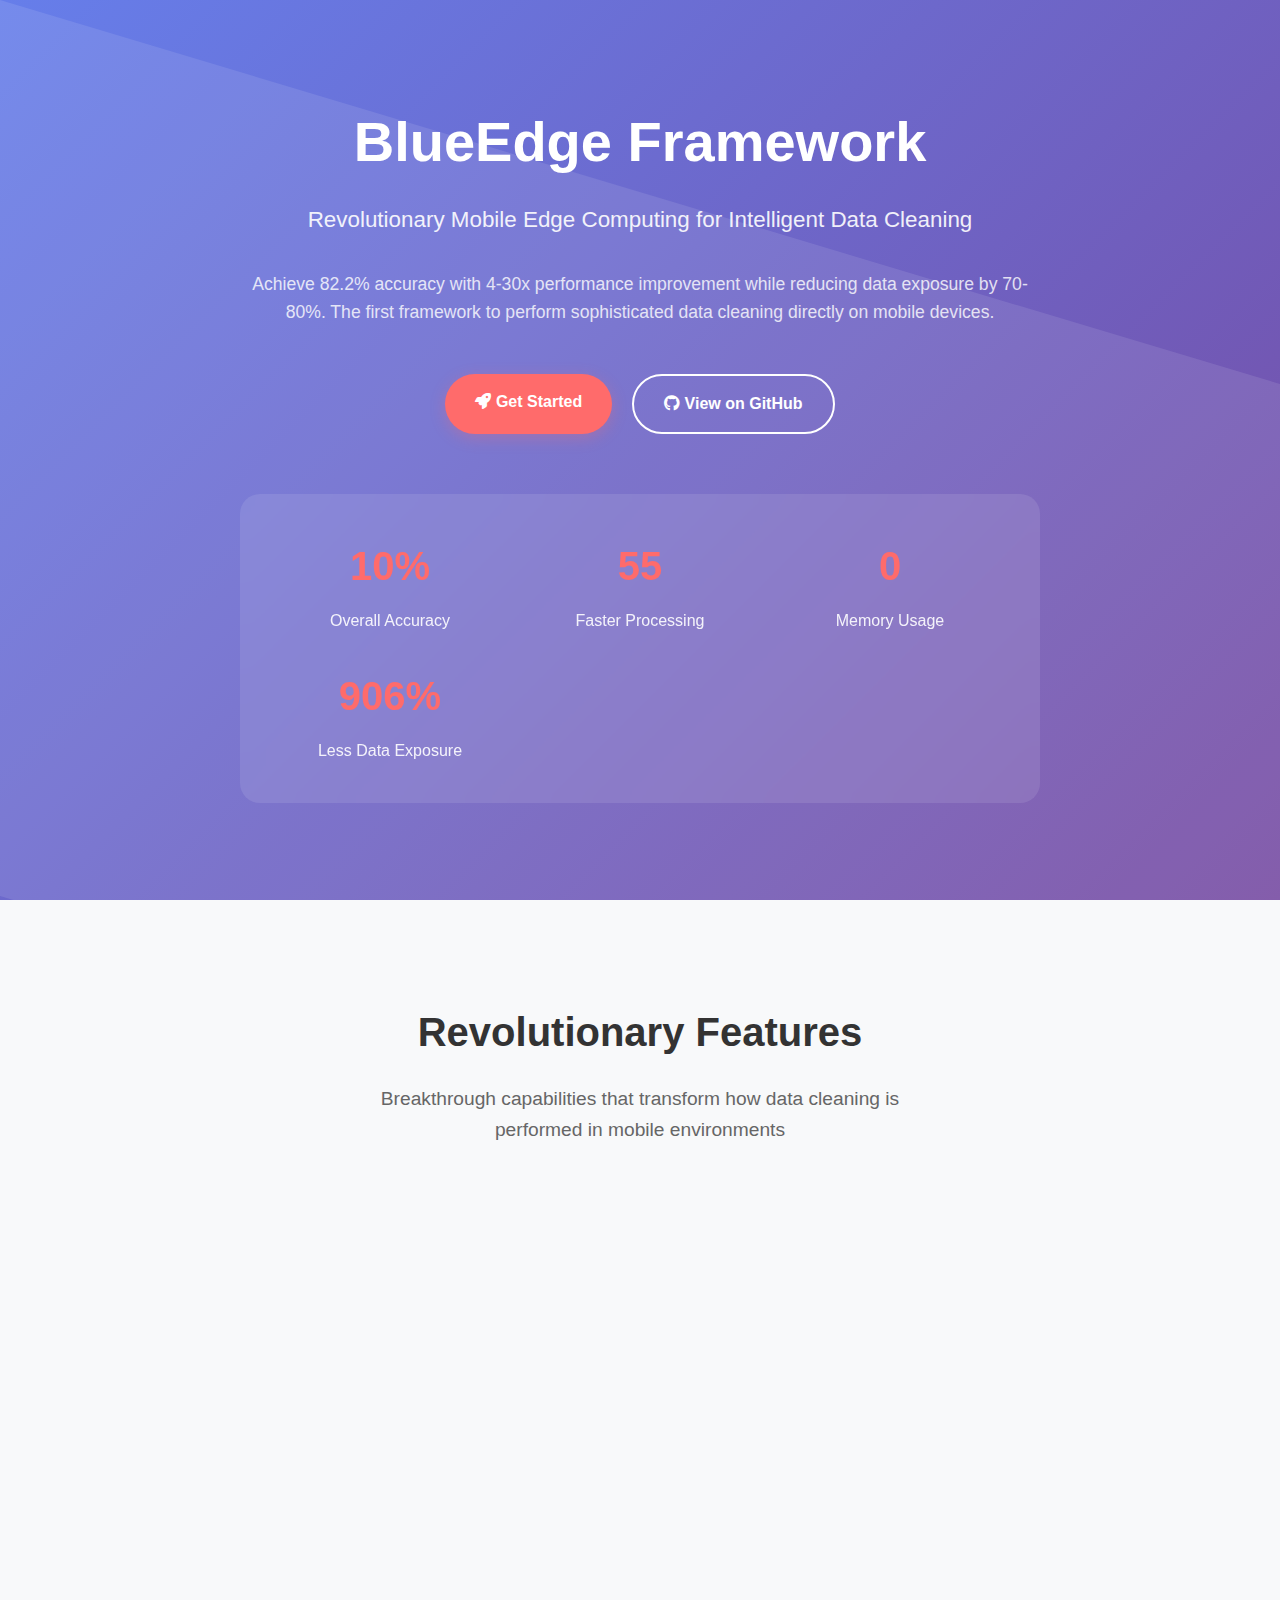
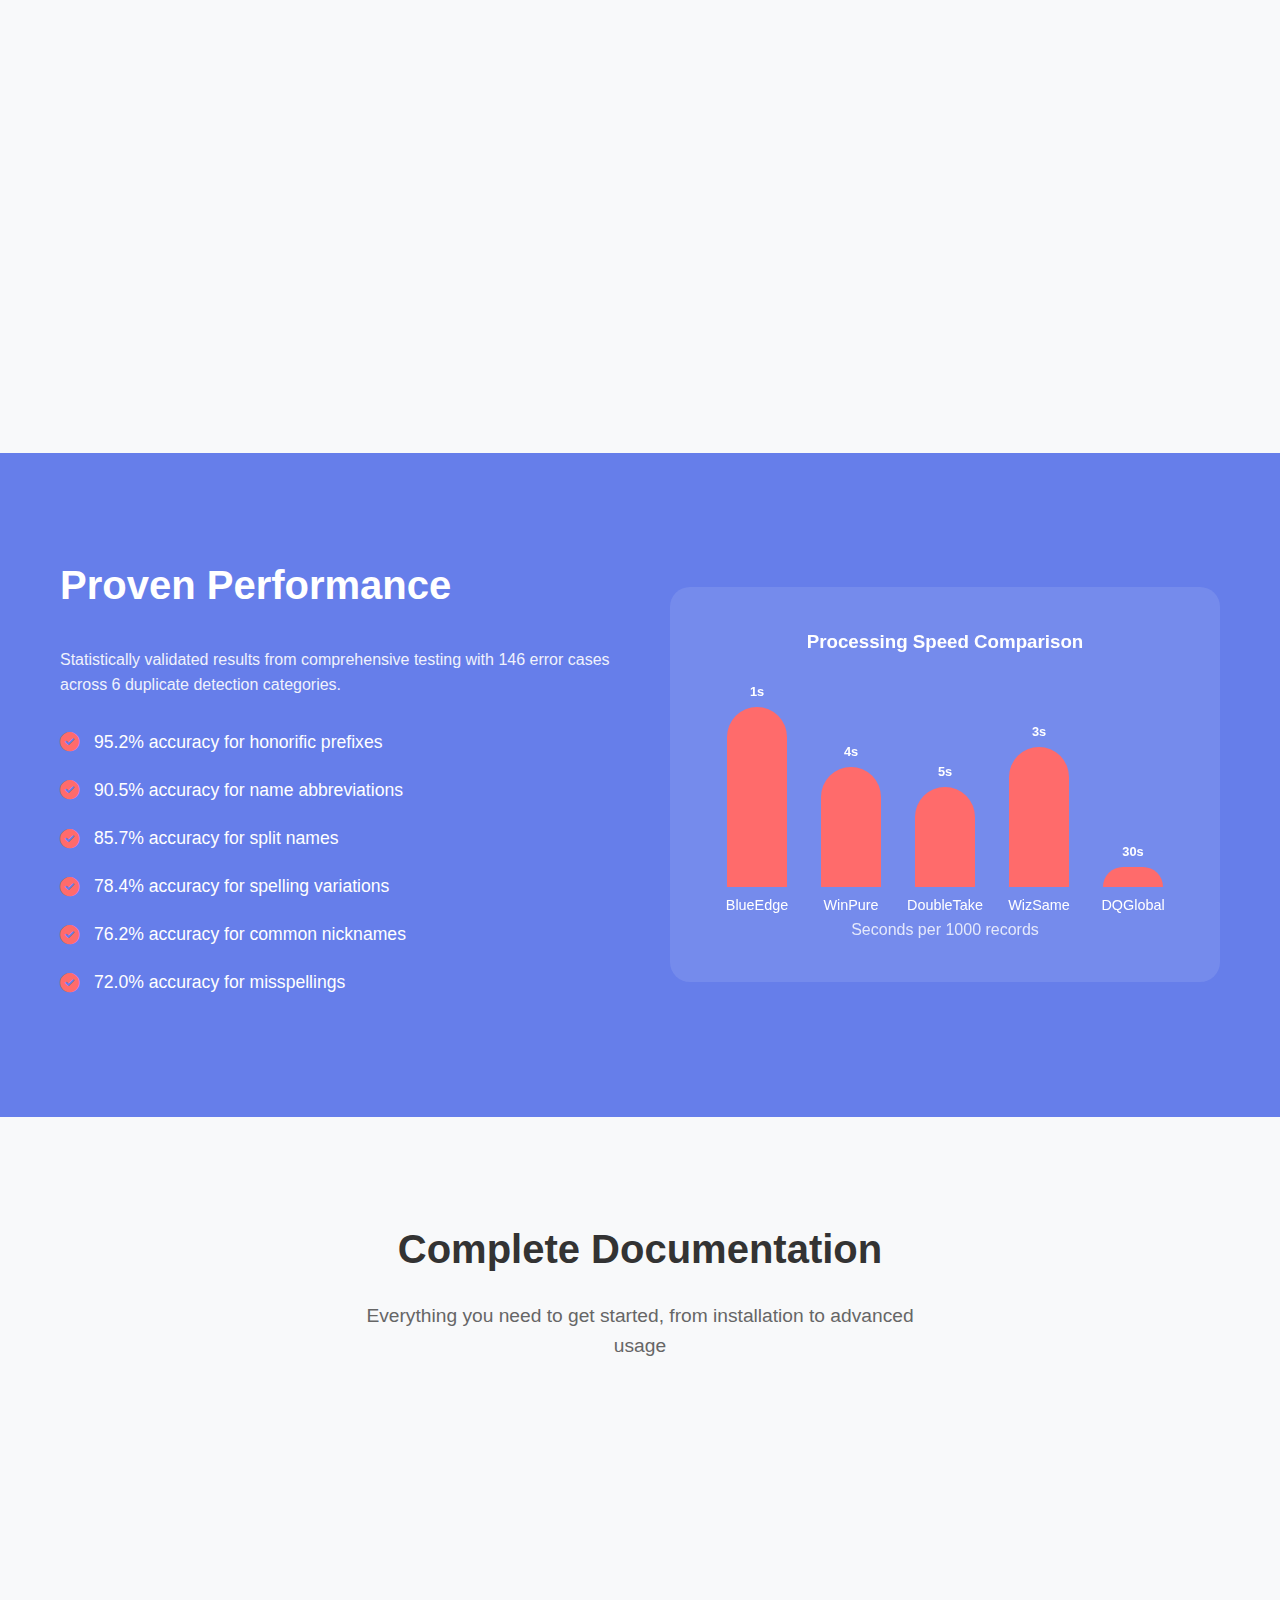
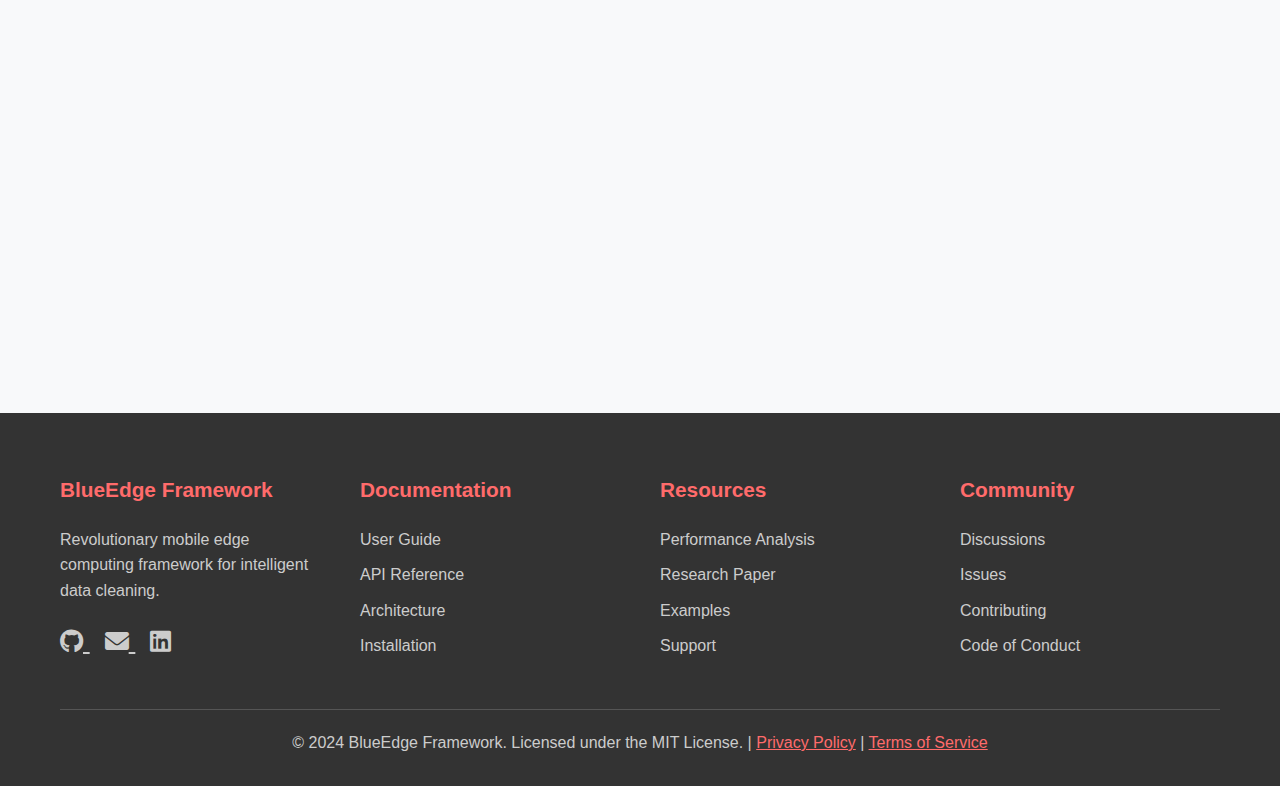
<file: index.html>
<!DOCTYPE html>
<html lang="en">
<head>
    <meta charset="UTF-8">
    <meta name="viewport" content="width=device-width, initial-scale=1.0">
    <title>BlueEdge Framework - Mobile Edge Data Cleaning</title>
    <meta name="description" content="Revolutionary mobile edge computing framework for intelligent data cleaning with 82.2% accuracy and 4-30x performance improvement">
    <meta name="keywords" content="mobile edge computing, data cleaning, MECC, machine learning, data processing">
    
    <!-- Open Graph Meta Tags -->
    <meta property="og:title" content="BlueEdge Framework - Mobile Edge Data Cleaning">
    <meta property="og:description" content="Revolutionary framework achieving 82.2% accuracy with 4-30x performance improvement">
    <meta property="og:type" content="website">
    <meta property="og:url" content="https://nagwaelmobark.github.io/BlueEdge-Framework/">
    
    
    
    <!-- Font Awesome for Icons -->
    <link rel="stylesheet" href="https://cdnjs.cloudflare.com/ajax/libs/font-awesome/6.0.0/css/all.min.css">
    
    <!-- Custom Styles -->
    <style>
        * {
            margin: 0;
            padding: 0;
            box-sizing: border-box;
        }
        
        body {
            font-family: 'Segoe UI', Tahoma, Geneva, Verdana, sans-serif;
            line-height: 1.6;
            color: #333;
            overflow-x: hidden;
        }
        
        /* Hero Section */
        .hero {
            background: linear-gradient(135deg, #667eea 0%, #764ba2 100%);
            color: white;
            min-height: 100vh;
            display: flex;
            align-items: center;
            position: relative;
            overflow: hidden;
        }
        
        .hero::before {
            content: '';
            position: absolute;
            top: 0;
            left: 0;
            right: 0;
            bottom: 0;
            background: url('data:image/svg+xml,<svg xmlns="http://www.w3.org/2000/svg" viewBox="0 0 1000 1000"><polygon fill="rgba(255,255,255,0.1)" points="0,0 1000,300 1000,1000 0,700"/></svg>');
            background-size: cover;
        }
        
        .hero-content {
            max-width: 1200px;
            margin: 0 auto;
            padding: 0 20px;
            text-align: center;
            position: relative;
            z-index: 2;
        }
        
        .hero h1 {
            font-size: 3.5rem;
            font-weight: 700;
            margin-bottom: 1rem;
            animation: fadeInUp 1s ease-out;
        }
        
        .hero .subtitle {
            font-size: 1.4rem;
            margin-bottom: 2rem;
            opacity: 0.9;
            animation: fadeInUp 1s ease-out 0.2s both;
        }
        
        .hero .description {
            font-size: 1.1rem;
            margin-bottom: 3rem;
            max-width: 800px;
            margin-left: auto;
            margin-right: auto;
            opacity: 0.8;
            animation: fadeInUp 1s ease-out 0.4s both;
        }
        
        .cta-buttons {
            display: flex;
            gap: 20px;
            justify-content: center;
            flex-wrap: wrap;
            animation: fadeInUp 1s ease-out 0.6s both;
        }
        
        .btn {
            display: inline-block;
            padding: 15px 30px;
            text-decoration: none;
            border-radius: 50px;
            font-weight: 600;
            transition: all 0.3s ease;
            cursor: pointer;
            border: none;
            font-size: 1rem;
        }
        
        .btn-primary {
            background: #ff6b6b;
            color: white;
            box-shadow: 0 4px 15px rgba(255, 107, 107, 0.3);
        }
        
        .btn-primary:hover {
            transform: translateY(-3px);
            box-shadow: 0 8px 25px rgba(255, 107, 107, 0.4);
        }
        
        .btn-secondary {
            background: transparent;
            color: white;
            border: 2px solid white;
        }
        
        .btn-secondary:hover {
            background: white;
            color: #667eea;
            transform: translateY(-3px);
        }
        
        /* Performance Stats */
        .stats {
            background: rgba(255, 255, 255, 0.1);
            backdrop-filter: blur(10px);
            border-radius: 20px;
            padding: 40px;
            margin-top: 60px;
            animation: fadeInUp 1s ease-out 0.8s both;
        }
        
        .stats-grid {
            display: grid;
            grid-template-columns: repeat(auto-fit, minmax(200px, 1fr));
            gap: 30px;
            text-align: center;
        }
        
        .stat-item h3 {
            font-size: 2.5rem;
            font-weight: 700;
            margin-bottom: 10px;
            color: #ff6b6b;
        }
        
        .stat-item p {
            font-size: 1rem;
            opacity: 0.9;
        }
        
        /* Features Section */
        .features {
            padding: 100px 0;
            background: #f8f9fa;
        }
        
        .container {
            max-width: 1200px;
            margin: 0 auto;
            padding: 0 20px;
        }
        
        .section-title {
            text-align: center;
            margin-bottom: 60px;
        }
        
        .section-title h2 {
            font-size: 2.5rem;
            font-weight: 700;
            color: #333;
            margin-bottom: 20px;
        }
        
        .section-title p {
            font-size: 1.2rem;
            color: #666;
            max-width: 600px;
            margin: 0 auto;
        }
        
        .features-grid {
            display: grid;
            grid-template-columns: repeat(auto-fit, minmax(350px, 1fr));
            gap: 40px;
        }
        
        .feature-card {
            background: white;
            padding: 40px;
            border-radius: 20px;
            box-shadow: 0 10px 30px rgba(0, 0, 0, 0.1);
            transition: all 0.3s ease;
            text-align: center;
        }
        
        .feature-card:hover {
            transform: translateY(-10px);
            box-shadow: 0 20px 40px rgba(0, 0, 0, 0.15);
        }
        
        .feature-icon {
            width: 80px;
            height: 80px;
            background: linear-gradient(135deg, #667eea 0%, #764ba2 100%);
            border-radius: 50%;
            display: flex;
            align-items: center;
            justify-content: center;
            margin: 0 auto 25px;
            font-size: 2rem;
            color: white;
        }
        
        .feature-card h3 {
            font-size: 1.5rem;
            font-weight: 600;
            margin-bottom: 15px;
            color: #333;
        }
        
        .feature-card p {
            color: #666;
            line-height: 1.6;
        }
        
        /* Performance Section */
        .performance {
            padding: 100px 0;
            background: #667eea;
            color: white;
        }
        
        .performance-grid {
            display: grid;
            grid-template-columns: 1fr 1fr;
            gap: 60px;
            align-items: center;
        }
        
        .performance-content h2 {
            font-size: 2.5rem;
            font-weight: 700;
            margin-bottom: 30px;
        }
        
        .performance-list {
            list-style: none;
        }
        
        .performance-list li {
            display: flex;
            align-items: center;
            margin-bottom: 20px;
            font-size: 1.1rem;
        }
        
        .performance-list li i {
            color: #ff6b6b;
            margin-right: 15px;
            font-size: 1.2rem;
        }
        
        .performance-chart {
            background: rgba(255, 255, 255, 0.1);
            backdrop-filter: blur(10px);
            border-radius: 20px;
            padding: 40px;
            text-align: center;
        }
        
        .chart-bars {
            display: flex;
            justify-content: space-around;
            align-items: end;
            height: 200px;
            margin: 30px 0;
        }
        
        .chart-bar {
            background: #ff6b6b;
            width: 60px;
            border-radius: 30px 30px 0 0;
            position: relative;
            animation: growUp 2s ease-out;
        }
        
        .chart-bar::after {
            content: attr(data-label);
            position: absolute;
            bottom: -30px;
            left: 50%;
            transform: translateX(-50%);
            font-size: 0.9rem;
            white-space: nowrap;
        }
        
        .chart-bar::before {
            content: attr(data-value);
            position: absolute;
            top: -25px;
            left: 50%;
            transform: translateX(-50%);
            font-size: 0.8rem;
            font-weight: 600;
        }
        
        /* Documentation Section */
        .documentation {
            padding: 100px 0;
            background: #f8f9fa;
        }
        
        .docs-grid {
            display: grid;
            grid-template-columns: repeat(auto-fit, minmax(300px, 1fr));
            gap: 30px;
        }
        
        .doc-card {
            background: white;
            padding: 30px;
            border-radius: 15px;
            box-shadow: 0 5px 20px rgba(0, 0, 0, 0.1);
            transition: all 0.3s ease;
        }
        
        .doc-card:hover {
            transform: translateY(-5px);
            box-shadow: 0 10px 30px rgba(0, 0, 0, 0.15);
        }
        
        .doc-card h3 {
            font-size: 1.3rem;
            font-weight: 600;
            margin-bottom: 15px;
            color: #333;
            display: flex;
            align-items: center;
        }
        
        .doc-card h3 i {
            color: #667eea;
            margin-right: 10px;
        }
        
        .doc-card p {
            color: #666;
            margin-bottom: 20px;
        }
        
        .doc-link {
            color: #667eea;
            text-decoration: none;
            font-weight: 600;
            display: inline-flex;
            align-items: center;
        }
        
        .doc-link:hover {
            text-decoration: underline;
        }
        
        .doc-link i {
            margin-left: 5px;
        }
        
        /* Footer */
        .footer {
            background: #333;
            color: white;
            padding: 60px 0 30px;
        }
        
        .footer-content {
            display: grid;
            grid-template-columns: repeat(auto-fit, minmax(250px, 1fr));
            gap: 40px;
        }
        
        .footer-section h3 {
            font-size: 1.3rem;
            font-weight: 600;
            margin-bottom: 20px;
            color: #ff6b6b;
        }
        
        .footer-section ul {
            list-style: none;
        }
        
        .footer-section ul li {
            margin-bottom: 10px;
        }
        
        .footer-section ul li a {
            color: #ccc;
            text-decoration: none;
            transition: color 0.3s ease;
        }
        
        .footer-section ul li a:hover {
            color: #ff6b6b;
        }
        
        .footer-bottom {
            text-align: center;
            margin-top: 40px;
            padding-top: 20px;
            border-top: 1px solid #555;
            color: #ccc;
        }
        
        /* Animations */
        @keyframes fadeInUp {
            from {
                opacity: 0;
                transform: translateY(30px);
            }
            to {
                opacity: 1;
                transform: translateY(0);
            }
        }
        
        @keyframes growUp {
            from {
                height: 0;
            }
            to {
                height: var(--height);
            }
        }
        
        /* Responsive Design */
        @media (max-width: 768px) {
            .hero h1 {
                font-size: 2.5rem;
            }
            
            .hero .subtitle {
                font-size: 1.2rem;
            }
            
            .cta-buttons {
                flex-direction: column;
                align-items: center;
            }
            
            .performance-grid {
                grid-template-columns: 1fr;
            }
            
            .stats-grid {
                grid-template-columns: repeat(2, 1fr);
            }
            
            .chart-bars {
                height: 150px;
            }
            
            .chart-bar {
                width: 40px;
            }
        }
        
        @media (max-width: 480px) {
            .hero h1 {
                font-size: 2rem;
            }
            
            .stats-grid {
                grid-template-columns: 1fr;
            }
            
            .features-grid {
                grid-template-columns: 1fr;
            }
        }
    </style>
</head>
<body>
    <!-- Hero Section -->
    <section class="hero">
        <div class="hero-content">
            <h1>BlueEdge Framework</h1>
            <p class="subtitle">Revolutionary Mobile Edge Computing for Intelligent Data Cleaning</p>
            <p class="description">
                Achieve 82.2% accuracy with 4-30x performance improvement while reducing data exposure by 70-80%. 
                The first framework to perform sophisticated data cleaning directly on mobile devices.
            </p>
            
            <div class="cta-buttons">
                <a href="#documentation" class="btn btn-primary">
                    <i class="fas fa-rocket"></i> Get Started
                </a>
                <a href="https://github.com/nagwaelmobark/BlueEdge-Framework" class="btn btn-secondary">
                    <i class="fab fa-github"></i> View on GitHub
                </a>
            </div>
            
            <!-- Performance Stats -->
            <div class="stats">
                <div class="stats-grid">
                    <div class="stat-item">
                        <h3>82.2%</h3>
                        <p>Overall Accuracy</p>
                    </div>
                    <div class="stat-item">
                        <h3>4-30x</h3>
                        <p>Faster Processing</p>
                    </div>
                    <div class="stat-item">
                        <h3>5KB</h3>
                        <p>Memory Usage</p>
                    </div>
                    <div class="stat-item">
                        <h3>70-80%</h3>
                        <p>Less Data Exposure</p>
                    </div>
                </div>
            </div>
        </div>
    </section>

    <!-- Features Section -->
    <section class="features">
        <div class="container">
            <div class="section-title">
                <h2>Revolutionary Features</h2>
                <p>Breakthrough capabilities that transform how data cleaning is performed in mobile environments</p>
            </div>
            
            <div class="features-grid">
                <div class="feature-card">
                    <div class="feature-icon">
                        <i class="fas fa-mobile-alt"></i>
                    </div>
                    <h3>Mobile Edge Processing</h3>
                    <p>First-in-class framework to perform sophisticated data cleaning directly on mobile devices, eliminating cloud dependency and reducing latency.</p>
                </div>
                
                <div class="feature-card">
                    <div class="feature-icon">
                        <i class="fas fa-shield-alt"></i>
                    </div>
                    <h3>Privacy by Design</h3>
                    <p>Raw data never leaves your device. Only cleaned, anonymized results are transmitted, reducing data exposure by 70-80%.</p>
                </div>
                
                <div class="feature-card">
                    <div class="feature-icon">
                        <i class="fas fa-tachometer-alt"></i>
                    </div>
                    <h3>Superior Performance</h3>
                    <p>4-30x faster than commercial alternatives while using only 5KB memory per session. Statistically validated with 95% confidence intervals.</p>
                </div>
                
                <div class="feature-card">
                    <div class="feature-icon">
                        <i class="fas fa-brain"></i>
                    </div>
                    <h3>Intelligent Algorithms</h3>
                    <p>Advanced NLP techniques with Levenshtein distance and fuzzy matching for 6 types of duplicate detection with 72-95% accuracy.</p>
                </div>
                
                <div class="feature-card">
                    <div class="feature-icon">
                        <i class="fas fa-cloud-sync-alt"></i>
                    </div>
                    <h3>Firebase Integration</h3>
                    <p>Seamless real-time synchronization with Firebase for cleaned data storage, offline support, and multi-device collaboration.</p>
                </div>
                
                <div class="feature-card">
                    <div class="feature-icon">
                        <i class="fas fa-code"></i>
                    </div>
                    <h3>Open Source</h3>
                    <p>100% free and open source. No licensing costs, vendor lock-in, or hidden fees. Complete transparency and community-driven development.</p>
                </div>
            </div>
        </div>
    </section>

    <!-- Performance Section -->
    <section class="performance">
        <div class="container">
            <div class="performance-grid">
                <div class="performance-content">
                    <h2>Proven Performance</h2>
                    <p style="margin-bottom: 30px; opacity: 0.9;">
                        Statistically validated results from comprehensive testing with 146 error cases across 6 duplicate detection categories.
                    </p>
                    
                    <ul class="performance-list">
                        <li><i class="fas fa-check-circle"></i> 95.2% accuracy for honorific prefixes</li>
                        <li><i class="fas fa-check-circle"></i> 90.5% accuracy for name abbreviations</li>
                        <li><i class="fas fa-check-circle"></i> 85.7% accuracy for split names</li>
                        <li><i class="fas fa-check-circle"></i> 78.4% accuracy for spelling variations</li>
                        <li><i class="fas fa-check-circle"></i> 76.2% accuracy for common nicknames</li>
                        <li><i class="fas fa-check-circle"></i> 72.0% accuracy for misspellings</li>
                    </ul>
                </div>
                
                <div class="performance-chart">
                    <h3>Processing Speed Comparison</h3>
                    <div class="chart-bars">
                        <div class="chart-bar" data-label="BlueEdge" data-value="1s" style="--height: 180px; height: 180px;"></div>
                        <div class="chart-bar" data-label="WinPure" data-value="4s" style="--height: 120px; height: 120px;"></div>
                        <div class="chart-bar" data-label="DoubleTake" data-value="5s" style="--height: 100px; height: 100px;"></div>
                        <div class="chart-bar" data-label="WizSame" data-value="3s" style="--height: 140px; height: 140px;"></div>
                        <div class="chart-bar" data-label="DQGlobal" data-value="30s" style="--height: 20px; height: 20px;"></div>
                    </div>
                    <p style="margin-top: 20px; opacity: 0.8;">Seconds per 1000 records</p>
                </div>
            </div>
        </div>
    </section>

    <!-- Documentation Section -->
    <section class="documentation" id="documentation">
        <div class="container">
            <div class="section-title">
                <h2>Complete Documentation</h2>
                <p>Everything you need to get started, from installation to advanced usage</p>
            </div>
            
            <div class="docs-grid">
                <div class="doc-card">
                    <h3><i class="fas fa-book"></i> User Guide</h3>
                    <p>Step-by-step instructions for installation, setup, and basic usage of the BlueEdge Framework.</p>
                    <a href="docs/USER_GUIDE.html" class="doc-link">Read Guide <i class="fas fa-arrow-right"></i></a>
                </div>
                
                <div class="doc-card">
                    <h3><i class="fas fa-code"></i> API Reference</h3>
                    <p>Complete API documentation with functions, parameters, examples, and code samples.</p>
                    <a href="docs/API_REFERENCE.html" class="doc-link">View API <i class="fas fa-arrow-right"></i></a>
                </div>
                
                <div class="doc-card">
                    <h3><i class="fas fa-project-diagram"></i> Architecture</h3>
                    <p>Technical architecture overview, system design, and component interactions.</p>
                    <a href="docs/ARCHITECTURE.html" class="doc-link">Explore Architecture <i class="fas fa-arrow-right"></i></a>
                </div>
                
                <div class="doc-card">
                    <h3><i class="fas fa-chart-line"></i> Performance Analysis</h3>
                    <p>Comprehensive performance benchmarks, statistical analysis, and comparison studies.</p>
                    <a href="docs/PERFORMANCE_ANALYSIS.html" class="doc-link">View Results <i class="fas fa-arrow-right"></i></a>
                </div>
                
                <div class="doc-card">
                    <h3><i class="fas fa-graduation-cap"></i> Research Paper</h3>
                    <p>Academic research paper with methodology, experiments, and peer-reviewed findings.</p>
                    <a href="docs/RESEARCH_PAPER.html" class="doc-link">Read Paper <i class="fas fa-arrow-right"></i></a>
                </div>
                
                <div class="doc-card">
                    <h3><i class="fas fa-download"></i> Installation</h3>
                    <p>Platform-specific installation guides for Android, iOS, Windows, and macOS.</p>
                    <a href="docs/INSTALLATION.html" class="doc-link">Install Now <i class="fas fa-arrow-right"></i></a>
                </div>
            </div>
        </div>
    </section>

    <!-- Footer -->
    <footer class="footer">
        <div class="container">
            <div class="footer-content">
                <div class="footer-section">
                    <h3>BlueEdge Framework</h3>
                    <p style="color: #ccc; margin-bottom: 20px;">
                        Revolutionary mobile edge computing framework for intelligent data cleaning.
                    </p>
                    <div>
                        <a href="https://github.com/nagwaelmobark/BlueEdge-Framework" style="color: #ccc; margin-right: 15px; font-size: 1.5rem;">
                            <i class="fab fa-github"></i>
                        </a>
                        <a href="#" style="color: #ccc; margin-right: 15px; font-size: 1.5rem;">
                            <i class="fas fa-envelope"></i>
                        </a>
                        <a href="#" style="color: #ccc; font-size: 1.5rem;">
                            <i class="fab fa-linkedin"></i>
                        </a>
                    </div>
                </div>
                
                <div class="footer-section">
                    <h3>Documentation</h3>
                    <ul>
                        <li><a href="docs/USER_GUIDE.html">User Guide</a></li>
                        <li><a href="docs/API_REFERENCE.html">API Reference</a></li>
                        <li><a href="docs/ARCHITECTURE.html">Architecture</a></li>
                        <li><a href="docs/INSTALLATION.html">Installation</a></li>
                    </ul>
                </div>
                
                <div class="footer-section">
                    <h3>Resources</h3>
                    <ul>
                        <li><a href="docs/PERFORMANCE_ANALYSIS.html">Performance Analysis</a></li>
                        <li><a href="docs/RESEARCH_PAPER.html">Research Paper</a></li>
                        <li><a href="examples/">Examples</a></li>
                        <li><a href="https://github.com/nagwaelmobark/BlueEdge-Framework/issues">Support</a></li>
                    </ul>
                </div>
                
                <div class="footer-section">
                    <h3>Community</h3>
                    <ul>
                        <li><a href="https://github.com/nagwaelmobark/BlueEdge-Framework/discussions">Discussions</a></li>
                        <li><a href="https://github.com/nagwaelmobark/BlueEdge-Framework/issues">Issues</a></li>
                        <li><a href="CONTRIBUTING.html">Contributing</a></li>
                        <li><a href="CODE_OF_CONDUCT.html">Code of Conduct</a></li>
                    </ul>
                </div>
            </div>
            
            <div class="footer-bottom">
                <p>&copy; 2024 BlueEdge Framework. Licensed under the MIT License. | 
                   <a href="privacy.html" style="color: #ff6b6b;">Privacy Policy</a> | 
                   <a href="terms.html" style="color: #ff6b6b;">Terms of Service</a>
                </p>
            </div>
        </div>
    </footer>

    <!-- Smooth Scrolling Script -->
    <script>
        // Smooth scrolling for anchor links
        document.querySelectorAll('a[href^="#"]').forEach(anchor => {
            anchor.addEventListener('click', function (e) {
                e.preventDefault();
                document.querySelector(this.getAttribute('href')).scrollIntoView({
                    behavior: 'smooth'
                });
            });
        });

        // Intersection Observer for animations
        const observerOptions = {
            threshold: 0.1,
            rootMargin: '0px 0px -50px 0px'
        };

        const observer = new IntersectionObserver((entries) => {
            entries.forEach(entry => {
                if (entry.isIntersecting) {
                    entry.target.style.opacity = '1';
                    entry.target.style.transform = 'translateY(0)';
                }
            });
        }, observerOptions);

        // Observe elements for animation
        document.querySelectorAll('.feature-card, .doc-card').forEach(el => {
            el.style.opacity = '0';
            el.style.transform = 'translateY(30px)';
            el.style.transition = 'opacity 0.6s ease, transform 0.6s ease';
            observer.observe(el);
        });

        // Counter animation for stats
        function animateCounter(element, target, duration = 2000) {
            let start = 0;
            const increment = target / (duration / 16);
            
            function updateCounter() {
                start += increment;
                if (start < target) {
                    element.textContent = Math.floor(start) + (element.textContent.includes('%') ? '%' : '');
                    requestAnimationFrame(updateCounter);
                } else {
                    element.textContent = target + (element.textContent.includes('%') ? '%' : '');
                }
            }
            
            updateCounter();
        }

        // Animate stats when they come into view
        const statsObserver = new IntersectionObserver((entries) => {
            entries.forEach(entry => {
                if (entry.isIntersecting) {
                    const h3 = entry.target.querySelector('h3');
                    const text = h3.textContent;
                    const number = parseFloat(text.replace(/[^\d.]/g, ''));
                    
                    if (!isNaN(number)) {
                        h3.textContent = '0' + (text.includes('%') ? '%' : '');
                        setTimeout(() => animateCounter(h3, number), 500);
                    }
                    
                    statsObserver.unobserve(entry.target);
                }
            });
        }, { threshold: 0.5 });

        document.querySelectorAll('.stat-item').forEach(el => {
            statsObserver.observe(el);
        });
    </script>
</body>
</html>
</file>
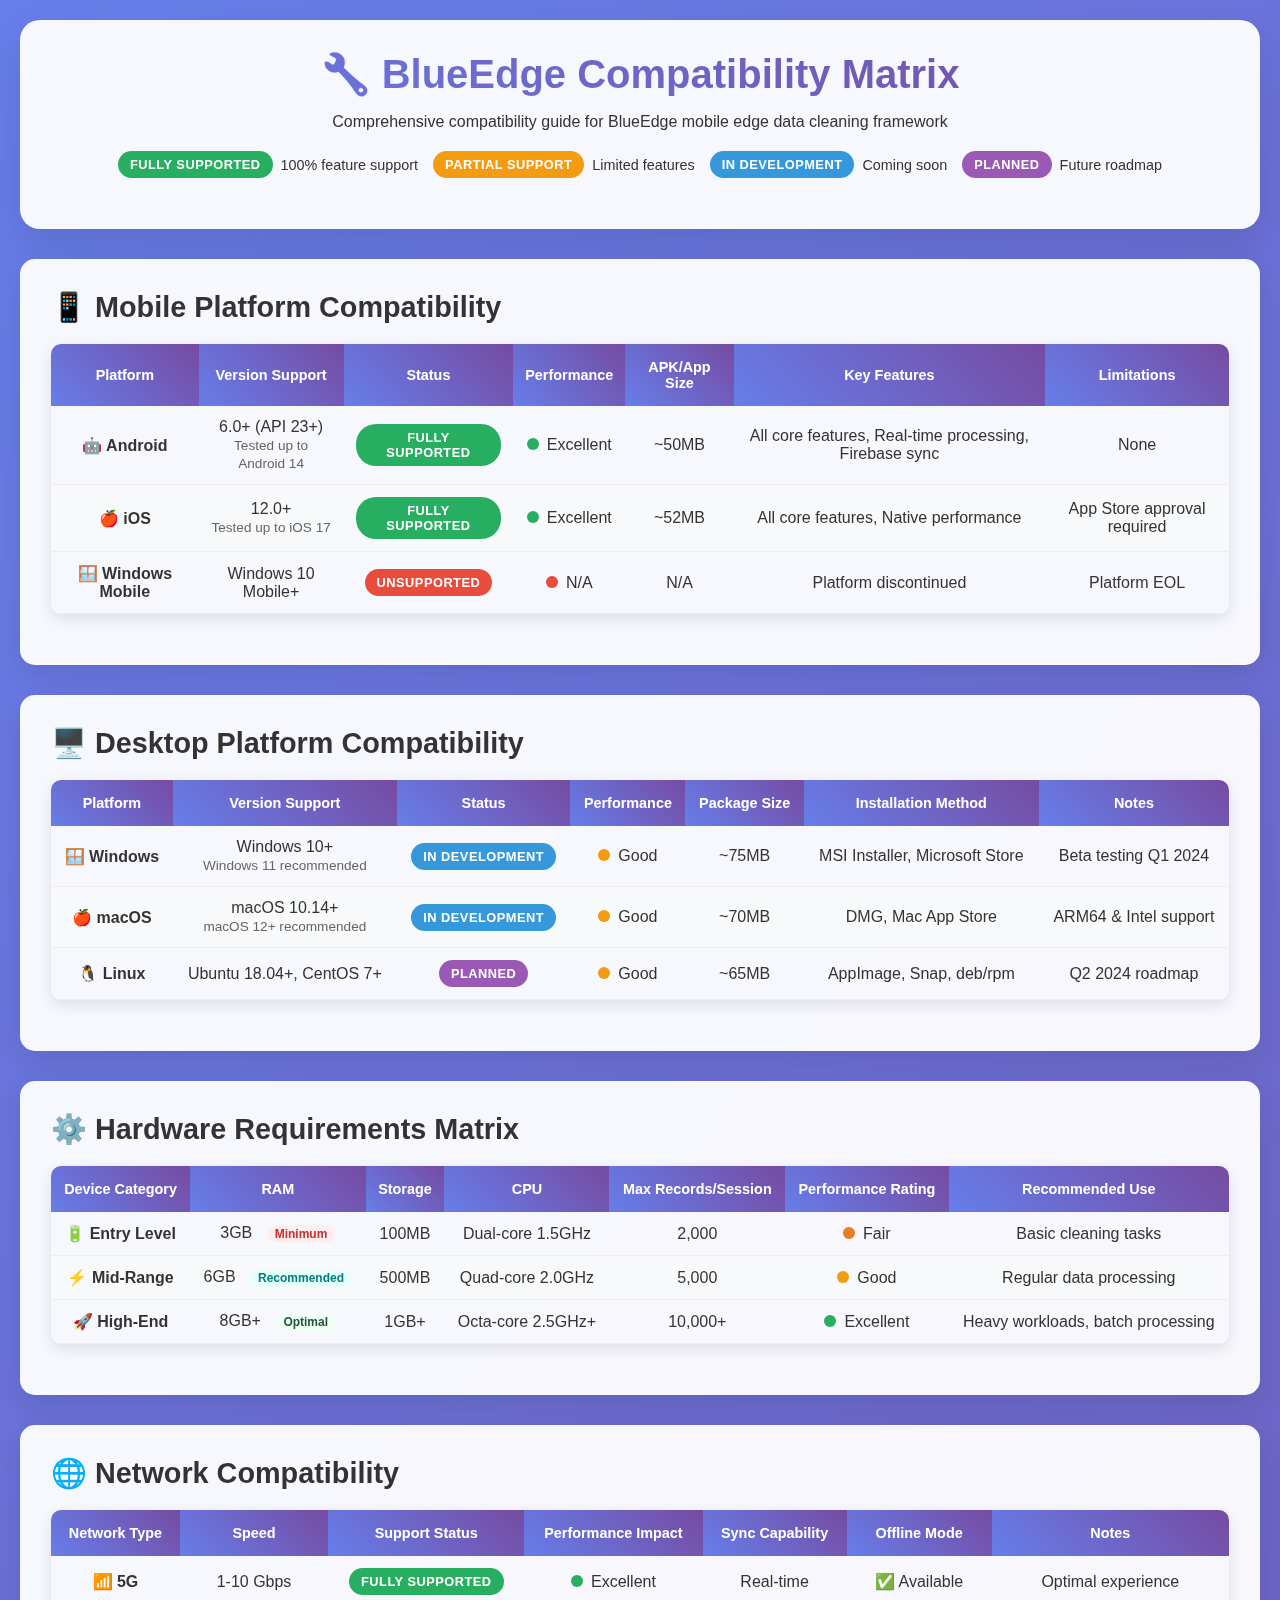
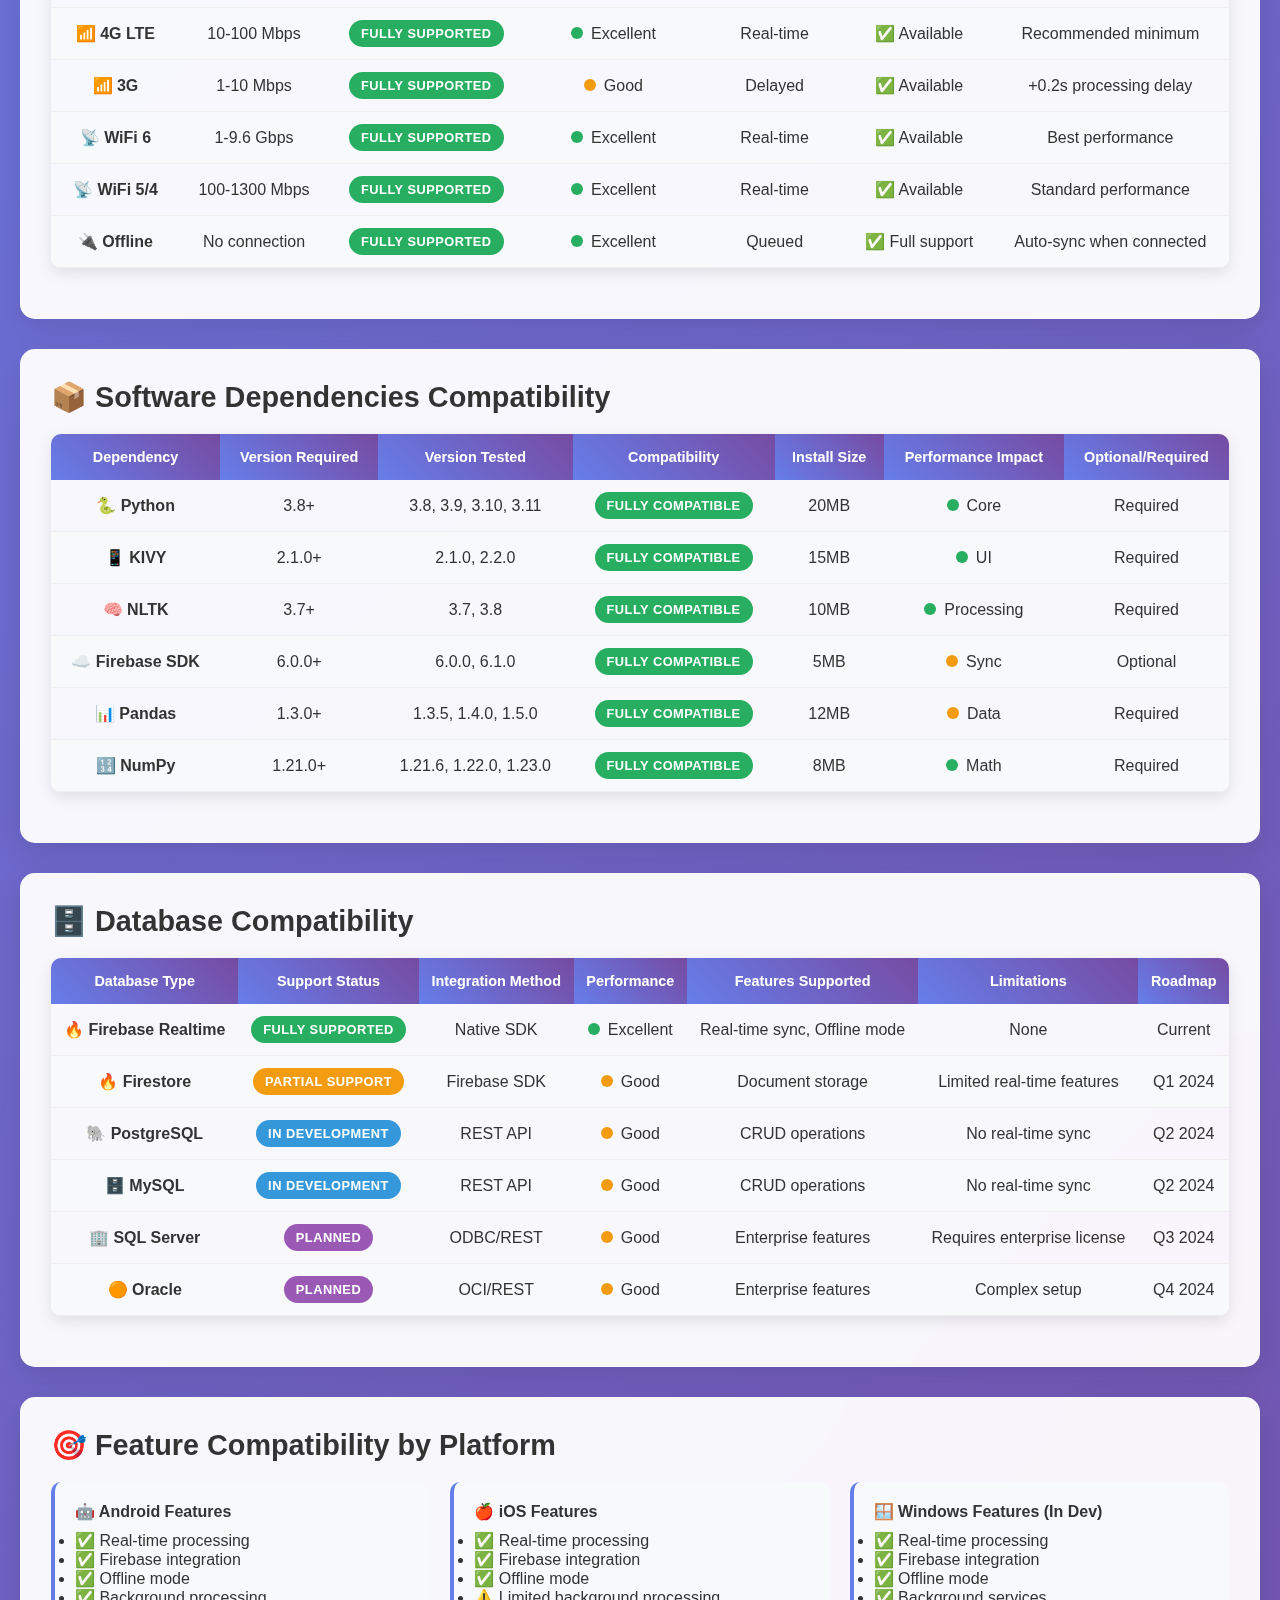
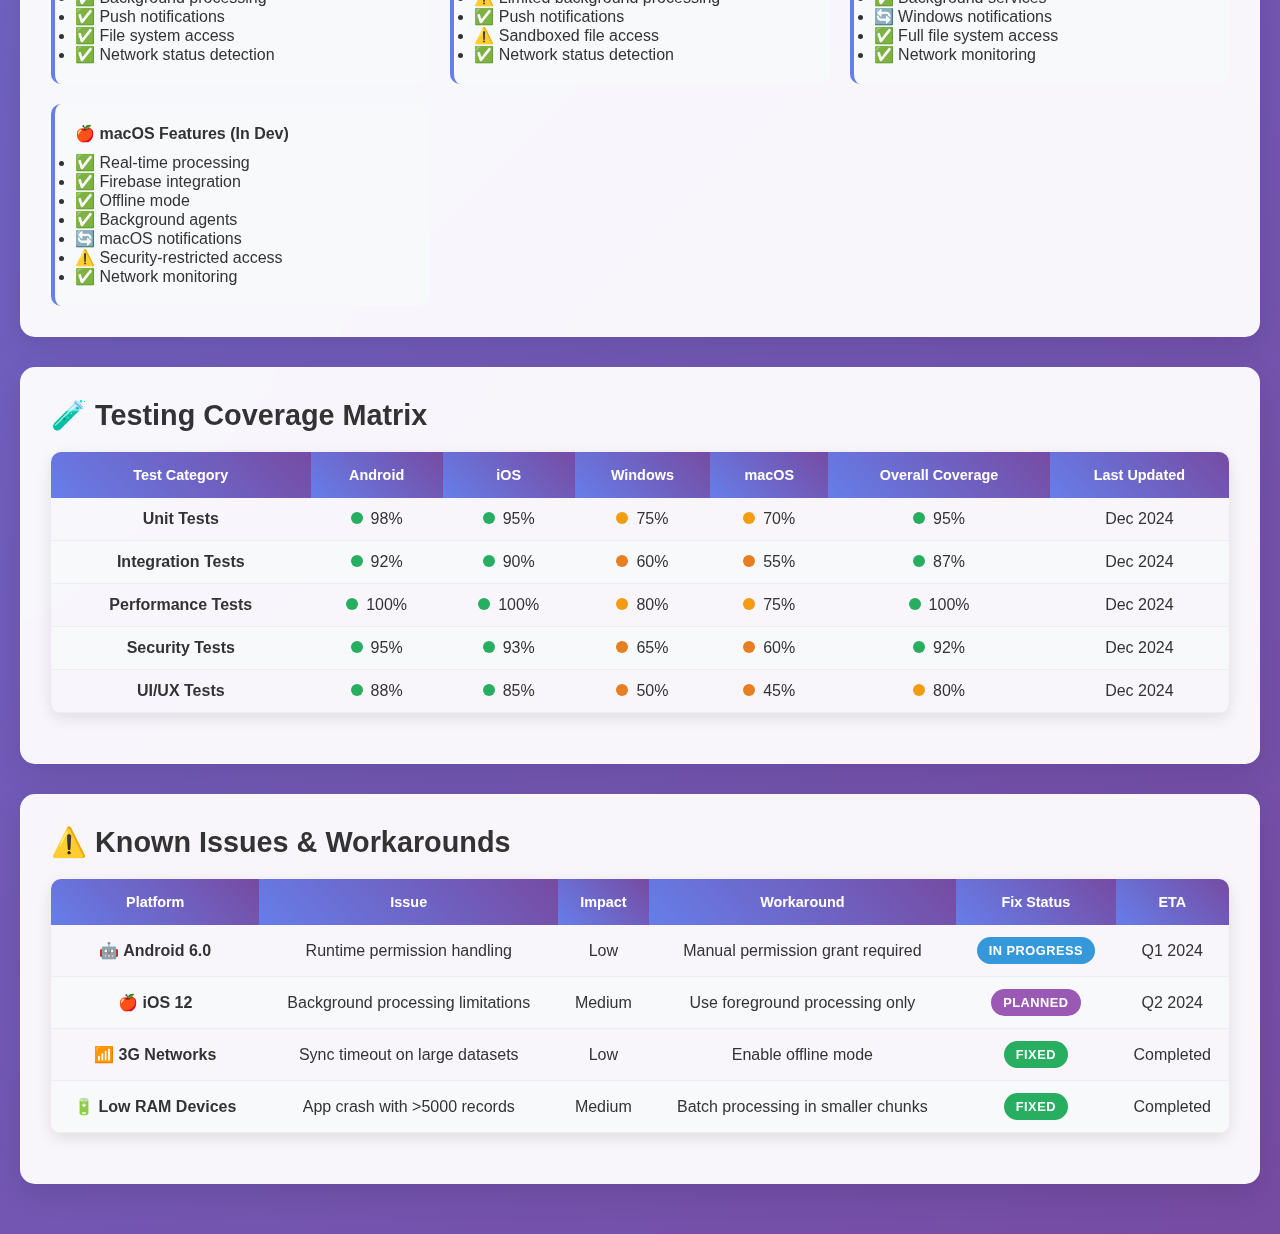
<file: reports/blueedge_compatibility_matrix.html>
<!DOCTYPE html>
<html lang="en">
<head>
    <meta charset="UTF-8">
    <meta name="viewport" content="width=device-width, initial-scale=1.0">
    <title>BlueEdge Compatibility Matrix</title>
    <style>
        * {
            margin: 0;
            padding: 0;
            box-sizing: border-box;
        }
        
        body {
            font-family: 'Segoe UI', Tahoma, Geneva, Verdana, sans-serif;
            background: linear-gradient(135deg, #667eea 0%, #764ba2 100%);
            min-height: 100vh;
            color: #333;
            padding: 20px;
        }
        
        .container {
            max-width: 1400px;
            margin: 0 auto;
        }
        
        .header {
            background: rgba(255, 255, 255, 0.95);
            backdrop-filter: blur(20px);
            border-radius: 20px;
            padding: 30px;
            margin-bottom: 30px;
            box-shadow: 0 20px 40px rgba(0,0,0,0.1);
            border: 1px solid rgba(255,255,255,0.2);
            text-align: center;
        }
        
        .header h1 {
            font-size: 2.5rem;
            background: linear-gradient(45deg, #667eea, #764ba2);
            -webkit-background-clip: text;
            -webkit-text-fill-color: transparent;
            margin-bottom: 15px;
        }
        
        .matrix-section {
            background: rgba(255, 255, 255, 0.95);
            backdrop-filter: blur(20px);
            border-radius: 15px;
            padding: 30px;
            margin-bottom: 30px;
            box-shadow: 0 10px 30px rgba(0,0,0,0.1);
            border: 1px solid rgba(255,255,255,0.2);
        }
        
        .section-title {
            font-size: 1.8rem;
            color: #333;
            margin-bottom: 20px;
            display: flex;
            align-items: center;
            gap: 10px;
        }
        
        .compatibility-table {
            width: 100%;
            border-collapse: collapse;
            margin-bottom: 20px;
            border-radius: 10px;
            overflow: hidden;
            box-shadow: 0 5px 15px rgba(0,0,0,0.1);
        }
        
        .compatibility-table th {
            background: linear-gradient(45deg, #667eea, #764ba2);
            color: white;
            padding: 15px 12px;
            text-align: center;
            font-weight: 600;
            font-size: 0.9rem;
        }
        
        .compatibility-table td {
            padding: 12px;
            text-align: center;
            border-bottom: 1px solid #eee;
            vertical-align: middle;
        }
        
        .compatibility-table tr:nth-child(even) {
            background-color: #f8f9fa;
        }
        
        .compatibility-table tr:hover {
            background-color: #e3f2fd;
            transform: scale(1.01);
            transition: all 0.3s ease;
        }
        
        .status-badge {
            display: inline-block;
            padding: 6px 12px;
            border-radius: 20px;
            font-size: 0.8rem;
            font-weight: 600;
            text-transform: uppercase;
            letter-spacing: 0.5px;
        }
        
        .status-supported {
            background-color: #27ae60;
            color: white;
        }
        
        .status-partial {
            background-color: #f39c12;
            color: white;
        }
        
        .status-development {
            background-color: #3498db;
            color: white;
        }
        
        .status-planned {
            background-color: #9b59b6;
            color: white;
        }
        
        .status-unsupported {
            background-color: #e74c3c;
            color: white;
        }
        
        .performance-indicator {
            display: inline-block;
            width: 12px;
            height: 12px;
            border-radius: 50%;
            margin-right: 8px;
        }
        
        .perf-excellent { background-color: #27ae60; }
        .perf-good { background-color: #f39c12; }
        .perf-fair { background-color: #e67e22; }
        .perf-poor { background-color: #e74c3c; }
        
        .feature-grid {
            display: grid;
            grid-template-columns: repeat(auto-fit, minmax(300px, 1fr));
            gap: 20px;
            margin-top: 20px;
        }
        
        .feature-card {
            background: #f8f9fa;
            border-radius: 10px;
            padding: 20px;
            border-left: 4px solid #667eea;
        }
        
        .feature-card h4 {
            color: #333;
            margin-bottom: 10px;
        }
        
        .version-info {
            font-size: 0.85rem;
            color: #666;
            margin-top: 5px;
        }
        
        .requirement-level {
            display: inline-block;
            padding: 2px 8px;
            border-radius: 10px;
            font-size: 0.75rem;
            font-weight: 600;
            margin-left: 10px;
        }
        
        .req-minimum {
            background-color: #fee;
            color: #c53030;
        }
        
        .req-recommended {
            background-color: #e6fffa;
            color: #008080;
        }
        
        .req-optimal {
            background-color: #f0fff4;
            color: #22543d;
        }
        
        @media (max-width: 768px) {
            .compatibility-table {
                font-size: 0.8rem;
            }
            
            .compatibility-table th,
            .compatibility-table td {
                padding: 8px 6px;
            }
            
            .header h1 {
                font-size: 2rem;
            }
            
            .section-title {
                font-size: 1.5rem;
            }
        }
        
        .legend {
            display: flex;
            flex-wrap: wrap;
            gap: 15px;
            justify-content: center;
            margin: 20px 0;
        }
        
        .legend-item {
            display: flex;
            align-items: center;
            gap: 8px;
            font-size: 0.9rem;
        }
    </style>
</head>
<body>
    <div class="container">
        <!-- Header -->
        <div class="header">
            <h1>🔧 BlueEdge Compatibility Matrix</h1>
            <p>Comprehensive compatibility guide for BlueEdge mobile edge data cleaning framework</p>
            <div class="legend">
                <div class="legend-item">
                    <span class="status-badge status-supported">Fully Supported</span>
                    <span>100% feature support</span>
                </div>
                <div class="legend-item">
                    <span class="status-badge status-partial">Partial Support</span>
                    <span>Limited features</span>
                </div>
                <div class="legend-item">
                    <span class="status-badge status-development">In Development</span>
                    <span>Coming soon</span>
                </div>
                <div class="legend-item">
                    <span class="status-badge status-planned">Planned</span>
                    <span>Future roadmap</span>
                </div>
            </div>
        </div>
        
        <!-- Mobile Platform Compatibility -->
        <div class="matrix-section">
            <h2 class="section-title">📱 Mobile Platform Compatibility</h2>
            <table class="compatibility-table">
                <thead>
                    <tr>
                        <th>Platform</th>
                        <th>Version Support</th>
                        <th>Status</th>
                        <th>Performance</th>
                        <th>APK/App Size</th>
                        <th>Key Features</th>
                        <th>Limitations</th>
                    </tr>
                </thead>
                <tbody>
                    <tr>
                        <td><strong>🤖 Android</strong></td>
                        <td>6.0+ (API 23+)<br><span class="version-info">Tested up to Android 14</span></td>
                        <td><span class="status-badge status-supported">Fully Supported</span></td>
                        <td><span class="performance-indicator perf-excellent"></span>Excellent</td>
                        <td>~50MB</td>
                        <td>All core features, Real-time processing, Firebase sync</td>
                        <td>None</td>
                    </tr>
                    <tr>
                        <td><strong>🍎 iOS</strong></td>
                        <td>12.0+<br><span class="version-info">Tested up to iOS 17</span></td>
                        <td><span class="status-badge status-supported">Fully Supported</span></td>
                        <td><span class="performance-indicator perf-excellent"></span>Excellent</td>
                        <td>~52MB</td>
                        <td>All core features, Native performance</td>
                        <td>App Store approval required</td>
                    </tr>
                    <tr>
                        <td><strong>🪟 Windows Mobile</strong></td>
                        <td>Windows 10 Mobile+</td>
                        <td><span class="status-badge status-unsupported">Unsupported</span></td>
                        <td><span class="performance-indicator perf-poor"></span>N/A</td>
                        <td>N/A</td>
                        <td>Platform discontinued</td>
                        <td>Platform EOL</td>
                    </tr>
                </tbody>
            </table>
        </div>
        
        <!-- Desktop Platform Compatibility -->
        <div class="matrix-section">
            <h2 class="section-title">🖥️ Desktop Platform Compatibility</h2>
            <table class="compatibility-table">
                <thead>
                    <tr>
                        <th>Platform</th>
                        <th>Version Support</th>
                        <th>Status</th>
                        <th>Performance</th>
                        <th>Package Size</th>
                        <th>Installation Method</th>
                        <th>Notes</th>
                    </tr>
                </thead>
                <tbody>
                    <tr>
                        <td><strong>🪟 Windows</strong></td>
                        <td>Windows 10+<br><span class="version-info">Windows 11 recommended</span></td>
                        <td><span class="status-badge status-development">In Development</span></td>
                        <td><span class="performance-indicator perf-good"></span>Good</td>
                        <td>~75MB</td>
                        <td>MSI Installer, Microsoft Store</td>
                        <td>Beta testing Q1 2024</td>
                    </tr>
                    <tr>
                        <td><strong>🍎 macOS</strong></td>
                        <td>macOS 10.14+<br><span class="version-info">macOS 12+ recommended</span></td>
                        <td><span class="status-badge status-development">In Development</span></td>
                        <td><span class="performance-indicator perf-good"></span>Good</td>
                        <td>~70MB</td>
                        <td>DMG, Mac App Store</td>
                        <td>ARM64 & Intel support</td>
                    </tr>
                    <tr>
                        <td><strong>🐧 Linux</strong></td>
                        <td>Ubuntu 18.04+, CentOS 7+</td>
                        <td><span class="status-badge status-planned">Planned</span></td>
                        <td><span class="performance-indicator perf-good"></span>Good</td>
                        <td>~65MB</td>
                        <td>AppImage, Snap, deb/rpm</td>
                        <td>Q2 2024 roadmap</td>
                    </tr>
                </tbody>
            </table>
        </div>
        
        <!-- Hardware Requirements -->
        <div class="matrix-section">
            <h2 class="section-title">⚙️ Hardware Requirements Matrix</h2>
            <table class="compatibility-table">
                <thead>
                    <tr>
                        <th>Device Category</th>
                        <th>RAM</th>
                        <th>Storage</th>
                        <th>CPU</th>
                        <th>Max Records/Session</th>
                        <th>Performance Rating</th>
                        <th>Recommended Use</th>
                    </tr>
                </thead>
                <tbody>
                    <tr>
                        <td><strong>🔋 Entry Level</strong></td>
                        <td>3GB <span class="requirement-level req-minimum">Minimum</span></td>
                        <td>100MB</td>
                        <td>Dual-core 1.5GHz</td>
                        <td>2,000</td>
                        <td><span class="performance-indicator perf-fair"></span>Fair</td>
                        <td>Basic cleaning tasks</td>
                    </tr>
                    <tr>
                        <td><strong>⚡ Mid-Range</strong></td>
                        <td>6GB <span class="requirement-level req-recommended">Recommended</span></td>
                        <td>500MB</td>
                        <td>Quad-core 2.0GHz</td>
                        <td>5,000</td>
                        <td><span class="performance-indicator perf-good"></span>Good</td>
                        <td>Regular data processing</td>
                    </tr>
                    <tr>
                        <td><strong>🚀 High-End</strong></td>
                        <td>8GB+ <span class="requirement-level req-optimal">Optimal</span></td>
                        <td>1GB+</td>
                        <td>Octa-core 2.5GHz+</td>
                        <td>10,000+</td>
                        <td><span class="performance-indicator perf-excellent"></span>Excellent</td>
                        <td>Heavy workloads, batch processing</td>
                    </tr>
                </tbody>
            </table>
        </div>
        
        <!-- Network Compatibility -->
        <div class="matrix-section">
            <h2 class="section-title">🌐 Network Compatibility</h2>
            <table class="compatibility-table">
                <thead>
                    <tr>
                        <th>Network Type</th>
                        <th>Speed</th>
                        <th>Support Status</th>
                        <th>Performance Impact</th>
                        <th>Sync Capability</th>
                        <th>Offline Mode</th>
                        <th>Notes</th>
                    </tr>
                </thead>
                <tbody>
                    <tr>
                        <td><strong>📶 5G</strong></td>
                        <td>1-10 Gbps</td>
                        <td><span class="status-badge status-supported">Fully Supported</span></td>
                        <td><span class="performance-indicator perf-excellent"></span>Excellent</td>
                        <td>Real-time</td>
                        <td>✅ Available</td>
                        <td>Optimal experience</td>
                    </tr>
                    <tr>
                        <td><strong>📶 4G LTE</strong></td>
                        <td>10-100 Mbps</td>
                        <td><span class="status-badge status-supported">Fully Supported</span></td>
                        <td><span class="performance-indicator perf-excellent"></span>Excellent</td>
                        <td>Real-time</td>
                        <td>✅ Available</td>
                        <td>Recommended minimum</td>
                    </tr>
                    <tr>
                        <td><strong>📶 3G</strong></td>
                        <td>1-10 Mbps</td>
                        <td><span class="status-badge status-supported">Fully Supported</span></td>
                        <td><span class="performance-indicator perf-good"></span>Good</td>
                        <td>Delayed</td>
                        <td>✅ Available</td>
                        <td>+0.2s processing delay</td>
                    </tr>
                    <tr>
                        <td><strong>📡 WiFi 6</strong></td>
                        <td>1-9.6 Gbps</td>
                        <td><span class="status-badge status-supported">Fully Supported</span></td>
                        <td><span class="performance-indicator perf-excellent"></span>Excellent</td>
                        <td>Real-time</td>
                        <td>✅ Available</td>
                        <td>Best performance</td>
                    </tr>
                    <tr>
                        <td><strong>📡 WiFi 5/4</strong></td>
                        <td>100-1300 Mbps</td>
                        <td><span class="status-badge status-supported">Fully Supported</span></td>
                        <td><span class="performance-indicator perf-excellent"></span>Excellent</td>
                        <td>Real-time</td>
                        <td>✅ Available</td>
                        <td>Standard performance</td>
                    </tr>
                    <tr>
                        <td><strong>🔌 Offline</strong></td>
                        <td>No connection</td>
                        <td><span class="status-badge status-supported">Fully Supported</span></td>
                        <td><span class="performance-indicator perf-excellent"></span>Excellent</td>
                        <td>Queued</td>
                        <td>✅ Full support</td>
                        <td>Auto-sync when connected</td>
                    </tr>
                </tbody>
            </table>
        </div>
        
        <!-- Software Dependencies -->
        <div class="matrix-section">
            <h2 class="section-title">📦 Software Dependencies Compatibility</h2>
            <table class="compatibility-table">
                <thead>
                    <tr>
                        <th>Dependency</th>
                        <th>Version Required</th>
                        <th>Version Tested</th>
                        <th>Compatibility</th>
                        <th>Install Size</th>
                        <th>Performance Impact</th>
                        <th>Optional/Required</th>
                    </tr>
                </thead>
                <tbody>
                    <tr>
                        <td><strong>🐍 Python</strong></td>
                        <td>3.8+</td>
                        <td>3.8, 3.9, 3.10, 3.11</td>
                        <td><span class="status-badge status-supported">Fully Compatible</span></td>
                        <td>20MB</td>
                        <td><span class="performance-indicator perf-excellent"></span>Core</td>
                        <td>Required</td>
                    </tr>
                    <tr>
                        <td><strong>📱 KIVY</strong></td>
                        <td>2.1.0+</td>
                        <td>2.1.0, 2.2.0</td>
                        <td><span class="status-badge status-supported">Fully Compatible</span></td>
                        <td>15MB</td>
                        <td><span class="performance-indicator perf-excellent"></span>UI</td>
                        <td>Required</td>
                    </tr>
                    <tr>
                        <td><strong>🧠 NLTK</strong></td>
                        <td>3.7+</td>
                        <td>3.7, 3.8</td>
                        <td><span class="status-badge status-supported">Fully Compatible</span></td>
                        <td>10MB</td>
                        <td><span class="performance-indicator perf-excellent"></span>Processing</td>
                        <td>Required</td>
                    </tr>
                    <tr>
                        <td><strong>☁️ Firebase SDK</strong></td>
                        <td>6.0.0+</td>
                        <td>6.0.0, 6.1.0</td>
                        <td><span class="status-badge status-supported">Fully Compatible</span></td>
                        <td>5MB</td>
                        <td><span class="performance-indicator perf-good"></span>Sync</td>
                        <td>Optional</td>
                    </tr>
                    <tr>
                        <td><strong>📊 Pandas</strong></td>
                        <td>1.3.0+</td>
                        <td>1.3.5, 1.4.0, 1.5.0</td>
                        <td><span class="status-badge status-supported">Fully Compatible</span></td>
                        <td>12MB</td>
                        <td><span class="performance-indicator perf-good"></span>Data</td>
                        <td>Required</td>
                    </tr>
                    <tr>
                        <td><strong>🔢 NumPy</strong></td>
                        <td>1.21.0+</td>
                        <td>1.21.6, 1.22.0, 1.23.0</td>
                        <td><span class="status-badge status-supported">Fully Compatible</span></td>
                        <td>8MB</td>
                        <td><span class="performance-indicator perf-excellent"></span>Math</td>
                        <td>Required</td>
                    </tr>
                </tbody>
            </table>
        </div>
        
        <!-- Database Compatibility -->
        <div class="matrix-section">
            <h2 class="section-title">🗄️ Database Compatibility</h2>
            <table class="compatibility-table">
                <thead>
                    <tr>
                        <th>Database Type</th>
                        <th>Support Status</th>
                        <th>Integration Method</th>
                        <th>Performance</th>
                        <th>Features Supported</th>
                        <th>Limitations</th>
                        <th>Roadmap</th>
                    </tr>
                </thead>
                <tbody>
                    <tr>
                        <td><strong>🔥 Firebase Realtime</strong></td>
                        <td><span class="status-badge status-supported">Fully Supported</span></td>
                        <td>Native SDK</td>
                        <td><span class="performance-indicator perf-excellent"></span>Excellent</td>
                        <td>Real-time sync, Offline mode</td>
                        <td>None</td>
                        <td>Current</td>
                    </tr>
                    <tr>
                        <td><strong>🔥 Firestore</strong></td>
                        <td><span class="status-badge status-partial">Partial Support</span></td>
                        <td>Firebase SDK</td>
                        <td><span class="performance-indicator perf-good"></span>Good</td>
                        <td>Document storage</td>
                        <td>Limited real-time features</td>
                        <td>Q1 2024</td>
                    </tr>
                    <tr>
                        <td><strong>🐘 PostgreSQL</strong></td>
                        <td><span class="status-badge status-development">In Development</span></td>
                        <td>REST API</td>
                        <td><span class="performance-indicator perf-good"></span>Good</td>
                        <td>CRUD operations</td>
                        <td>No real-time sync</td>
                        <td>Q2 2024</td>
                    </tr>
                    <tr>
                        <td><strong>🗄️ MySQL</strong></td>
                        <td><span class="status-badge status-development">In Development</span></td>
                        <td>REST API</td>
                        <td><span class="performance-indicator perf-good"></span>Good</td>
                        <td>CRUD operations</td>
                        <td>No real-time sync</td>
                        <td>Q2 2024</td>
                    </tr>
                    <tr>
                        <td><strong>🏢 SQL Server</strong></td>
                        <td><span class="status-badge status-planned">Planned</span></td>
                        <td>ODBC/REST</td>
                        <td><span class="performance-indicator perf-good"></span>Good</td>
                        <td>Enterprise features</td>
                        <td>Requires enterprise license</td>
                        <td>Q3 2024</td>
                    </tr>
                    <tr>
                        <td><strong>🟠 Oracle</strong></td>
                        <td><span class="status-badge status-planned">Planned</span></td>
                        <td>OCI/REST</td>
                        <td><span class="performance-indicator perf-good"></span>Good</td>
                        <td>Enterprise features</td>
                        <td>Complex setup</td>
                        <td>Q4 2024</td>
                    </tr>
                </tbody>
            </table>
        </div>
        
        <!-- Feature Compatibility Summary -->
        <div class="matrix-section">
            <h2 class="section-title">🎯 Feature Compatibility by Platform</h2>
            <div class="feature-grid">
                <div class="feature-card">
                    <h4>🤖 Android Features</h4>
                    <ul>
                        <li>✅ Real-time processing</li>
                        <li>✅ Firebase integration</li>
                        <li>✅ Offline mode</li>
                        <li>✅ Background processing</li>
                        <li>✅ Push notifications</li>
                        <li>✅ File system access</li>
                        <li>✅ Network status detection</li>
                    </ul>
                </div>
                
                <div class="feature-card">
                    <h4>🍎 iOS Features</h4>
                    <ul>
                        <li>✅ Real-time processing</li>
                        <li>✅ Firebase integration</li>
                        <li>✅ Offline mode</li>
                        <li>⚠️ Limited background processing</li>
                        <li>✅ Push notifications</li>
                        <li>⚠️ Sandboxed file access</li>
                        <li>✅ Network status detection</li>
                    </ul>
                </div>
                
                <div class="feature-card">
                    <h4>🪟 Windows Features (In Dev)</h4>
                    <ul>
                        <li>✅ Real-time processing</li>
                        <li>✅ Firebase integration</li>
                        <li>✅ Offline mode</li>
                        <li>✅ Background services</li>
                        <li>🔄 Windows notifications</li>
                        <li>✅ Full file system access</li>
                        <li>✅ Network monitoring</li>
                    </ul>
                </div>
                
                <div class="feature-card">
                    <h4>🍎 macOS Features (In Dev)</h4>
                    <ul>
                        <li>✅ Real-time processing</li>
                        <li>✅ Firebase integration</li>
                        <li>✅ Offline mode</li>
                        <li>✅ Background agents</li>
                        <li>🔄 macOS notifications</li>
                        <li>⚠️ Security-restricted access</li>
                        <li>✅ Network monitoring</li>
                    </ul>
                </div>
            </div>
        </div>
        
        <!-- Testing Matrix -->
        <div class="matrix-section">
            <h2 class="section-title">🧪 Testing Coverage Matrix</h2>
            <table class="compatibility-table">
                <thead>
                    <tr>
                        <th>Test Category</th>
                        <th>Android</th>
                        <th>iOS</th>
                        <th>Windows</th>
                        <th>macOS</th>
                        <th>Overall Coverage</th>
                        <th>Last Updated</th>
                    </tr>
                </thead>
                <tbody>
                    <tr>
                        <td><strong>Unit Tests</strong></td>
                        <td><span class="performance-indicator perf-excellent"></span>98%</td>
                        <td><span class="performance-indicator perf-excellent"></span>95%</td>
                        <td><span class="performance-indicator perf-good"></span>75%</td>
                        <td><span class="performance-indicator perf-good"></span>70%</td>
                        <td><span class="performance-indicator perf-excellent"></span>95%</td>
                        <td>Dec 2024</td>
                    </tr>
                    <tr>
                        <td><strong>Integration Tests</strong></td>
                        <td><span class="performance-indicator perf-excellent"></span>92%</td>
                        <td><span class="performance-indicator perf-excellent"></span>90%</td>
                        <td><span class="performance-indicator perf-fair"></span>60%</td>
                        <td><span class="performance-indicator perf-fair"></span>55%</td>
                        <td><span class="performance-indicator perf-excellent"></span>87%</td>
                        <td>Dec 2024</td>
                    </tr>
                    <tr>
                        <td><strong>Performance Tests</strong></td>
                        <td><span class="performance-indicator perf-excellent"></span>100%</td>
                        <td><span class="performance-indicator perf-excellent"></span>100%</td>
                        <td><span class="performance-indicator perf-good"></span>80%</td>
                        <td><span class="performance-indicator perf-good"></span>75%</td>
                        <td><span class="performance-indicator perf-excellent"></span>100%</td>
                        <td>Dec 2024</td>
                    </tr>
                    <tr>
                        <td><strong>Security Tests</strong></td>
                        <td><span class="performance-indicator perf-excellent"></span>95%</td>
                        <td><span class="performance-indicator perf-excellent"></span>93%</td>
                        <td><span class="performance-indicator perf-fair"></span>65%</td>
                        <td><span class="performance-indicator perf-fair"></span>60%</td>
                        <td><span class="performance-indicator perf-excellent"></span>92%</td>
                        <td>Dec 2024</td>
                    </tr>
                    <tr>
                        <td><strong>UI/UX Tests</strong></td>
                        <td><span class="performance-indicator perf-excellent"></span>88%</td>
                        <td><span class="performance-indicator perf-excellent"></span>85%</td>
                        <td><span class="performance-indicator perf-fair"></span>50%</td>
                        <td><span class="performance-indicator perf-fair"></span>45%</td>
                        <td><span class="performance-indicator perf-good"></span>80%</td>
                        <td>Dec 2024</td>
                    </tr>
                </tbody>
            </table>
        </div>
        
        <!-- Known Issues and Workarounds -->
        <div class="matrix-section">
            <h2 class="section-title">⚠️ Known Issues & Workarounds</h2>
            <table class="compatibility-table">
                <thead>
                    <tr>
                        <th>Platform</th>
                        <th>Issue</th>
                        <th>Impact</th>
                        <th>Workaround</th>
                        <th>Fix Status</th>
                        <th>ETA</th>
                    </tr>
                </thead>
                <tbody>
                    <tr>
                        <td><strong>🤖 Android 6.0</strong></td>
                        <td>Runtime permission handling</td>
                        <td>Low</td>
                        <td>Manual permission grant required</td>
                        <td><span class="status-badge status-development">In Progress</span></td>
                        <td>Q1 2024</td>
                    </tr>
                    <tr>
                        <td><strong>🍎 iOS 12</strong></td>
                        <td>Background processing limitations</td>
                        <td>Medium</td>
                        <td>Use foreground processing only</td>
                        <td><span class="status-badge status-planned">Planned</span></td>
                        <td>Q2 2024</td>
                    </tr>
                    <tr>
                        <td><strong>📶 3G Networks</strong></td>
                        <td>Sync timeout on large datasets</td>
                        <td>Low</td>
                        <td>Enable offline mode</td>
                        <td><span class="status-badge status-supported">Fixed</span></td>
                        <td>Completed</td>
                    </tr>
                    <tr>
                        <td><strong>🔋 Low RAM Devices</strong></td>
                        <td>App crash with >5000 records</td>
                        <td>Medium</td>
                        <td>Batch processing in smaller chunks</td>
                        <td><span class="status-badge status-supported">Fixed</span></td>
                        <td>Completed</td>
                    </tr>
                </tbody>
            </table>
        </div>
    </div>
</body>
</html>
</file>
